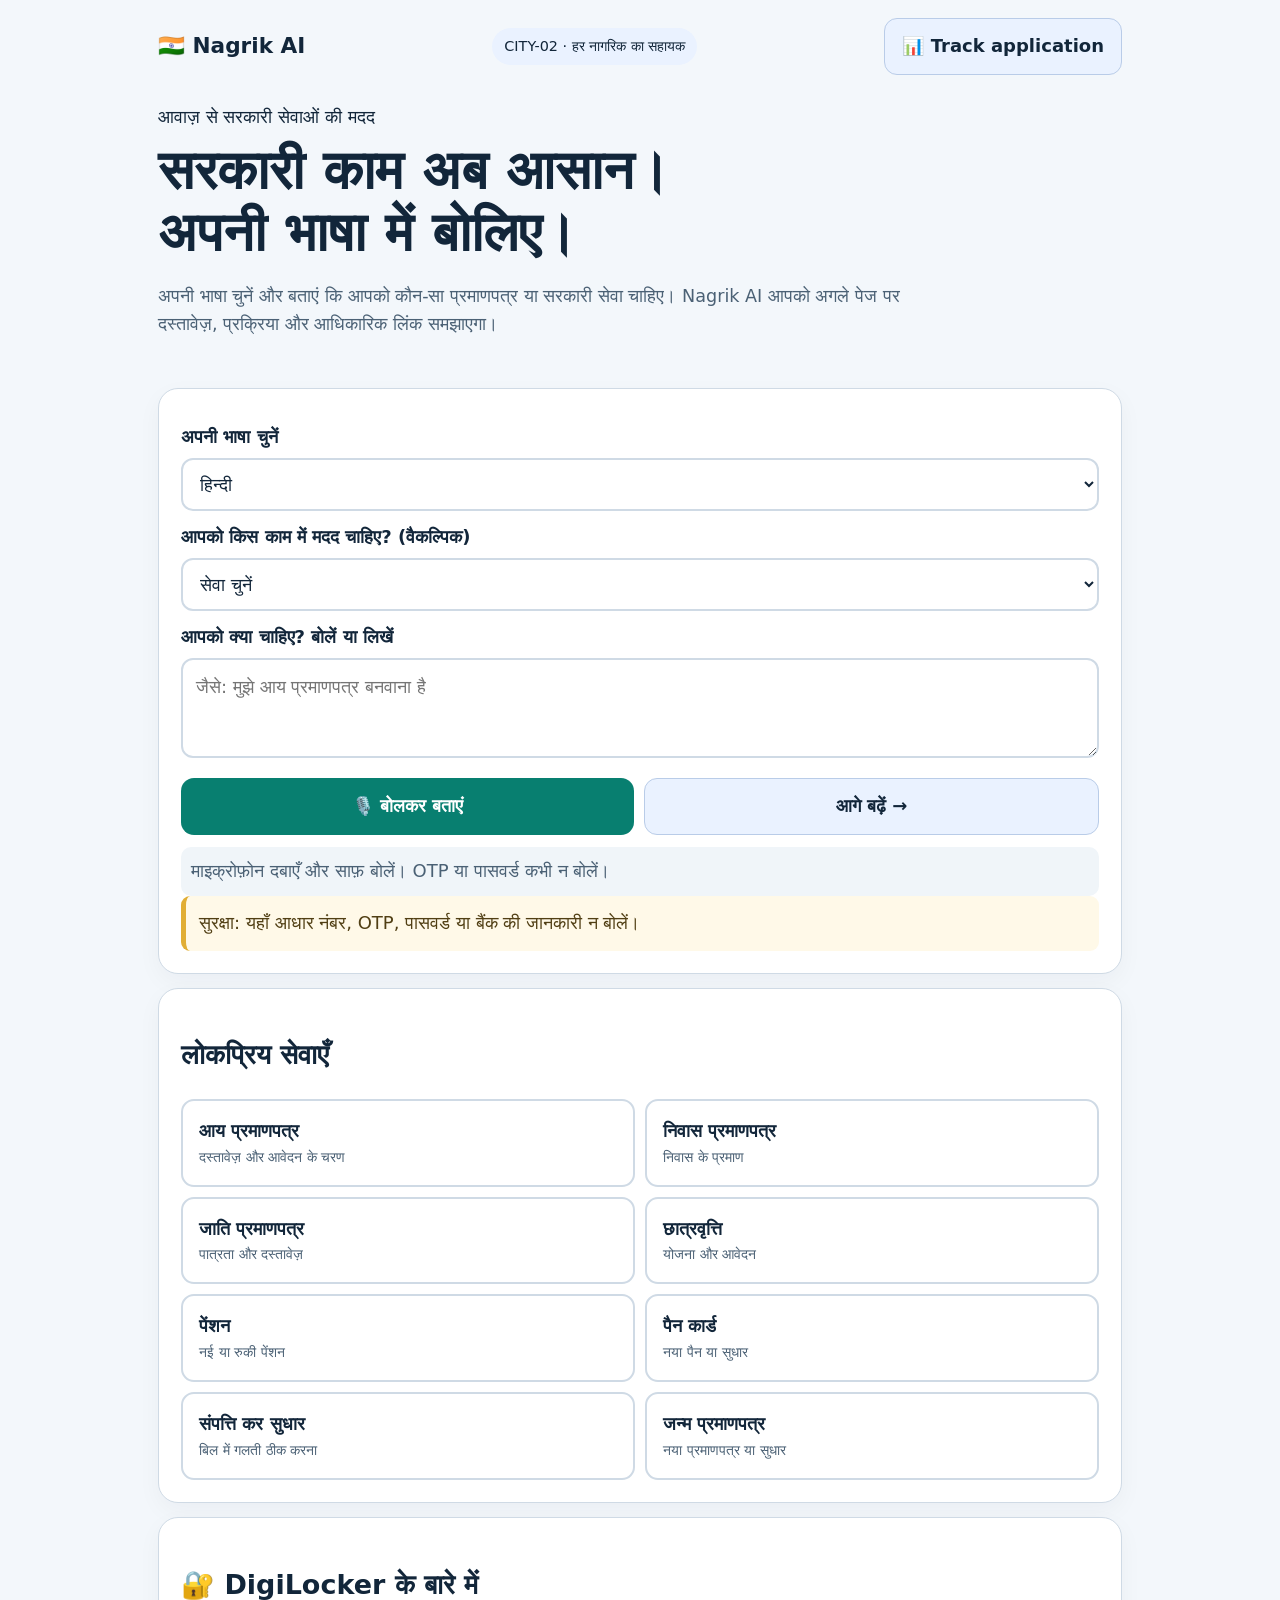
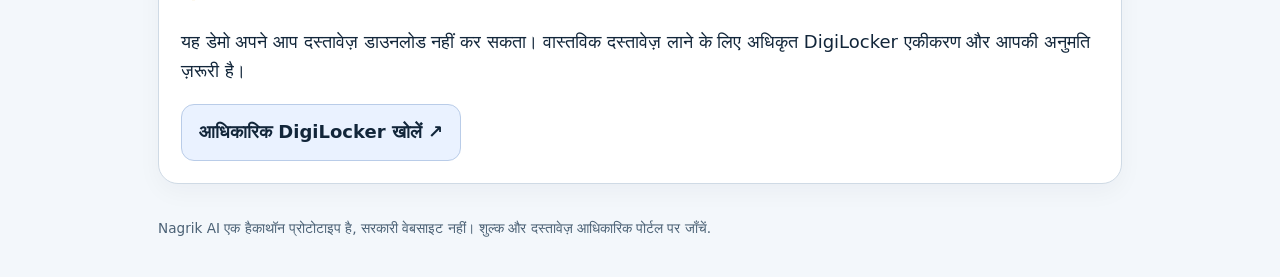
<file: templates/index.html>
<!doctype html>
<html lang="hi">
<head>
<meta charset="utf-8"><meta name="viewport" content="width=device-width, initial-scale=1"><meta name="theme-color" content="#102a43">
<title>Nagrik AI — हर नागरिक का सहायक</title>
<style>
:root{--bg:#f3f7fb;--card:#fff;--ink:#12263a;--muted:#4b6175;--line:#cfdae5;--accent:#087f70;--accent2:#e6f5f2;--blue:#eaf2ff}*{box-sizing:border-box}body{margin:0;background:var(--bg);color:var(--ink);font:18px/1.6 system-ui,"Noto Sans Devanagari","Noto Sans Marathi",sans-serif}.wrap{max-width:1000px;margin:auto;padding:18px}.top{display:flex;justify-content:space-between;align-items:center;gap:12px;flex-wrap:wrap}.brand{font-size:1.35rem;font-weight:900}.tag{font-size:.9rem;border-radius:99px;padding:7px 12px;background:var(--blue)}.hero{padding:28px 0 18px}.hero h1{font-size:clamp(2rem,5vw,3.4rem);line-height:1.15;margin:8px 0}.hero p{color:var(--muted);max-width:760px;font-size:1.1rem}.card{background:var(--card);border:1px solid var(--line);border-radius:20px;padding:22px;margin:14px 0;box-shadow:0 8px 25px #12263a0a}label{display:block;font-weight:800;margin:12px 0 6px}select,textarea{width:100%;font:inherit;border:2px solid var(--line);border-radius:12px;padding:13px;background:#fff;color:var(--ink)}textarea{min-height:100px}button,.btn{font:inherit;font-weight:800;border:0;border-radius:13px;padding:13px 17px;cursor:pointer;text-decoration:none;display:inline-flex;justify-content:center;align-items:center;gap:8px}.primary{background:var(--accent);color:white}.secondary{background:#eaf2ff;color:#12263a;border:1px solid #b9cce8}.danger{background:#fff0ed;color:#7d261b;border:1px solid #edc0b8}.actions{display:flex;gap:10px;flex-wrap:wrap;margin-top:12px}.actions button{flex:1}.status{margin-top:12px;padding:10px;border-radius:10px;background:#f0f5f9;color:var(--muted);min-height:46px}.grid{display:grid;grid-template-columns:repeat(2,minmax(0,1fr));gap:10px}.service{display:block;width:100%;text-align:left;background:#fff;border:2px solid var(--line);color:var(--ink);padding:16px}.service span{display:block;color:var(--muted);font-size:.9rem;font-weight:500}.note{background:#fff9e8;border-left:5px solid #e1ae35;padding:13px;border-radius:9px;color:#513f14}.small{font-size:.92rem;color:var(--muted)}.footer{padding:20px 0;color:var(--muted);font-size:.85rem}@media(max-width:600px){body{font-size:17px}.wrap{padding:12px}.card{padding:16px}.grid{grid-template-columns:1fr}.actions button{width:100%}}
</style></head><body><div class="wrap">
<header class="top"><div class="brand">🇮🇳 Nagrik AI</div><div class="tag">CITY-02 · हर नागरिक का सहायक</div><a class="btn secondary" href="/track">📊 Track application</a></header>
<section class="hero"><div id="eyebrow">आवाज़ से सरकारी सेवाओं की मदद</div><h1 id="heroTitle">सरकारी काम अब आसान।<br>अपनी भाषा में बोलिए।</h1><p id="heroText">अपनी भाषा चुनें और बताएं कि आपको कौन-सा प्रमाणपत्र या सरकारी सेवा चाहिए। Nagrik AI आपको अगले पेज पर दस्तावेज़, प्रक्रिया और आधिकारिक लिंक समझाएगा।</p></section>
<section class="card"><label id="languageLabel" for="language">अपनी भाषा चुनें</label><select id="language"><option value="Hindi">हिन्दी</option><option value="Marathi">मराठी</option><option value="English">English</option></select>
<label id="serviceLabel" for="service">आपको किस काम में मदद चाहिए? (वैकल्पिक)</label><select id="service"><option value="">सेवा चुनें</option><option value="income">आय प्रमाणपत्र</option><option value="domicile">निवास प्रमाणपत्र</option><option value="caste">जाति प्रमाणपत्र</option><option value="scholarship">छात्रवृत्ति</option><option value="pension">पेंशन</option><option value="pan">पैन कार्ड</option><option value="property-tax">संपत्ति कर सुधार</option><option value="birth">जन्म प्रमाणपत्र</option></select>
<label id="questionLabel" for="question">आपको क्या चाहिए? बोलें या लिखें</label><textarea id="question" placeholder="जैसे: मुझे आय प्रमाणपत्र बनवाना है"></textarea>
<div class="actions"><button class="primary" id="micBtn">🎙️ बोलकर बताएं</button><button class="secondary" id="sendBtn">आगे बढ़ें →</button></div><div class="status" id="status" aria-live="polite">माइक्रोफ़ोन दबाएँ और साफ़ बोलें। OTP या पासवर्ड कभी न बोलें।</div>
<div class="note" id="safetyNote">सुरक्षा: यहाँ आधार नंबर, OTP, पासवर्ड या बैंक की जानकारी न बोलें।</div></section>
<section class="card"><h2 id="popularTitle">लोकप्रिय सेवाएँ</h2><div class="grid" id="serviceGrid"></div></section>
<section class="card"><h2 id="digTitle">🔐 DigiLocker के बारे में</h2><p id="digText">यह डेमो अपने आप दस्तावेज़ डाउनलोड नहीं कर सकता। वास्तविक दस्तावेज़ लाने के लिए अधिकृत DigiLocker एकीकरण और आपकी अनुमति ज़रूरी है।</p><a class="btn secondary" href="https://www.digilocker.gov.in/" target="_blank" rel="noopener" id="digLink">आधिकारिक DigiLocker खोलें ↗</a></section>
<div class="footer" id="footer">Nagrik AI एक हैकाथॉन प्रोटोटाइप है, सरकारी वेबसाइट नहीं। शुल्क और दस्तावेज़ आधिकारिक पोर्टल पर जाँचें।</div></div>
<script>
const $=id=>document.getElementById(id);let recognition=null,listening=false;const locales={Hindi:'hi-IN',Marathi:'mr-IN',English:'en-IN'};
const translations={Hindi:{eyebrow:'आवाज़ से सरकारी सेवाओं की मदद',heroTitle:'सरकारी काम अब आसान।<br>अपनी भाषा में बोलिए।',heroText:'अपनी भाषा चुनें और बताएं कि आपको कौन-सा प्रमाणपत्र या सरकारी सेवा चाहिए। Nagrik AI आपको अगले पेज पर दस्तावेज़, प्रक्रिया और आधिकारिक लिंक समझाएगा।',languageLabel:'अपनी भाषा चुनें',serviceLabel:'आपको किस काम में मदद चाहिए? (वैकल्पिक)',choose:'सेवा चुनें',questionLabel:'आपको क्या चाहिए? बोलें या लिखें',placeholder:'जैसे: मुझे आय प्रमाणपत्र बनवाना है',mic:'🎙️ बोलकर बताएं',send:'आगे बढ़ें →',ready:'माइक्रोफ़ोन दबाएँ और साफ़ बोलें। OTP या पासवर्ड कभी न बोलें।',listening:'सुन रहा हूँ… अब अपनी ज़रूरत बताइए।',noMic:'इस ब्राउज़र में आवाज़ पहचान उपलब्ध नहीं है। अपडेटेड Chrome या Edge इस्तेमाल करें।',empty:'कृपया बोलकर या लिखकर बताएं कि आपको क्या चाहिए।',working:'आपकी सेवा खोज रहे हैं…',error:'अभी सेवा नहीं पहचान पाए। कृपया प्रमाणपत्र या सेवा का नाम बोलें।',permission:'माइक्रोफ़ोन की अनुमति नहीं मिली। URL के पास साइट सेटिंग खोलकर Microphone को Allow करें।',network:'आवाज़ पहचानने के लिए इंटरनेट कनेक्शन चाहिए।',safetyNote:'सुरक्षा: यहाँ आधार नंबर, OTP, पासवर्ड या बैंक की जानकारी न बोलें।',popularTitle:'लोकप्रिय सेवाएँ',digTitle:'🔐 DigiLocker के बारे में',digText:'यह डेमो अपने आप दस्तावेज़ डाउनलोड नहीं कर सकता। वास्तविक दस्तावेज़ लाने के लिए अधिकृत DigiLocker एकीकरण और आपकी अनुमति ज़रूरी है।',digLink:'आधिकारिक DigiLocker खोलें ↗',footer:'Nagrik AI एक हैकाथॉन प्रोटोटाइप है, सरकारी वेबसाइट नहीं। शुल्क और दस्तावेज़ आधिकारिक पोर्टल पर जाँचें.',services:[['income','आय प्रमाणपत्र','दस्तावेज़ और आवेदन के चरण'],['domicile','निवास प्रमाणपत्र','निवास के प्रमाण'],['caste','जाति प्रमाणपत्र','पात्रता और दस्तावेज़'],['scholarship','छात्रवृत्ति','योजना और आवेदन'],['pension','पेंशन','नई या रुकी पेंशन'],['pan','पैन कार्ड','नया पैन या सुधार'],['property-tax','संपत्ति कर सुधार','बिल में गलती ठीक करना'],['birth','जन्म प्रमाणपत्र','नया प्रमाणपत्र या सुधार']]},Marathi:{eyebrow:'आवाजेद्वारे सरकारी सेवांसाठी मदत',heroTitle:'सरकारी काम आता सोपे.<br>आपल्या भाषेत बोला.',heroText:'आपली भाषा निवडा आणि कोणते प्रमाणपत्र किंवा सरकारी सेवा हवी आहे ते सांगा. Nagrik AI पुढील पानावर कागदपत्रे, प्रक्रिया आणि अधिकृत दुवे समजावेल.',languageLabel:'आपली भाषा निवडा',serviceLabel:'कोणत्या कामासाठी मदत हवी? (पर्यायी)',choose:'सेवा निवडा',questionLabel:'काय हवे आहे? बोला किंवा लिहा',placeholder:'उदा. मला उत्पन्न प्रमाणपत्र काढायचे आहे',mic:'🎙️ बोलून सांगा',send:'पुढे जा →',ready:'मायक्रोफोन दाबा आणि स्पष्ट बोला. OTP किंवा पासवर्ड कधीही बोलू नका.',listening:'ऐकत आहे… आता तुमची गरज सांगा.',noMic:'या ब्राउझरमध्ये आवाज ओळख उपलब्ध नाही. अपडेटेड Chrome किंवा Edge वापरा.',empty:'कृपया बोलून किंवा लिहून काय हवे आहे ते सांगा.',working:'तुमची सेवा शोधत आहोत…',error:'सेवा ओळखता आली नाही. प्रमाणपत्र किंवा सेवेचे नाव सांगा.',permission:'मायक्रोफोनची परवानगी मिळाली नाही. URL जवळील साइट सेटिंग्जमध्ये Microphone Allow करा.',network:'आवाज ओळखण्यासाठी इंटरनेट आवश्यक आहे.',safetyNote:'सुरक्षा: येथे आधार क्रमांक, OTP, पासवर्ड किंवा बँकेची माहिती बोलू नका.',popularTitle:'लोकप्रिय सेवा',digTitle:'🔐 DigiLocker बद्दल',digText:'हा डेमो आपोआप कागदपत्रे डाउनलोड करू शकत नाही. प्रत्यक्ष कागदपत्रांसाठी अधिकृत DigiLocker एकत्रीकरण आणि तुमची परवानगी आवश्यक आहे.',digLink:'अधिकृत DigiLocker उघडा ↗',footer:'Nagrik AI हा हॅकाथॉन प्रोटोटाइप आहे, सरकारी वेबसाइट नाही. शुल्क आणि कागदपत्रे अधिकृत पोर्टलवर तपासा.',services:[['income','उत्पन्न प्रमाणपत्र','कागदपत्रे आणि अर्जाच्या पायऱ्या'],['domicile','रहिवासी प्रमाणपत्र','रहिवासाचे पुरावे'],['caste','जात प्रमाणपत्र','पात्रता आणि कागदपत्रे'],['scholarship','शिष्यवृत्ती','योजना आणि अर्ज'],['pension','पेन्शन','नवीन किंवा थांबलेली पेन्शन'],['pan','पॅन कार्ड','नवीन पॅन किंवा दुरुस्ती'],['property-tax','मालमत्ता कर दुरुस्ती','बिलातील चूक दुरुस्त करा'],['birth','जन्म प्रमाणपत्र','नवीन प्रमाणपत्र किंवा दुरुस्ती']]},English:{eyebrow:'Voice-first government-service help',heroTitle:'Government services, made easier.<br>Speak in your language.',heroText:'Choose a language and tell us which certificate or government service you need. Nagrik AI will open a page with documents, steps and official links.',languageLabel:'Choose your language',serviceLabel:'Which service do you need? (optional)',choose:'Choose a service',questionLabel:'What do you need? Speak or type',placeholder:'Example: I need an income certificate',mic:'🎙️ Speak your request',send:'Continue →',ready:'Press the microphone and speak clearly. Never speak OTPs or passwords.',listening:'Listening… tell me what you need.',noMic:'Speech recognition is unavailable in this browser. Try updated Chrome or Edge.',empty:'Please speak or type what you need.',working:'Finding your service…',error:'Could not identify the service. Say the certificate or service name.',permission:'Microphone permission denied. Open site settings near the URL and allow Microphone.',network:'Speech recognition needs an internet connection.',safetyNote:'Safety: Do not speak Aadhaar numbers, OTPs, passwords or bank details here.',popularTitle:'Popular services',digTitle:'🔐 About DigiLocker',digText:'This demo cannot automatically download documents. Real document retrieval requires an authorised DigiLocker integration and your consent.',digLink:'Open official DigiLocker ↗',footer:'Nagrik AI is a hackathon prototype, not a government website. Verify fees and documents on official portals.',services:[['income','Income certificate','Documents and application steps'],['domicile','Domicile certificate','Residence evidence'],['caste','Caste certificate','Eligibility and documents'],['scholarship','Scholarship','Scheme and application'],['pension','Pension','New or paused pension'],['pan','PAN card','New PAN or correction'],['property-tax','Property tax correction','Correct a bill error'],['birth','Birth certificate','New certificate or correction']]}};
function lang(){return $('language').value}function t(){return translations[lang()]};function setStatus(s){$('status').textContent=s}
function speak(text){if(!('speechSynthesis'in window))return;speechSynthesis.cancel();const u=new SpeechSynthesisUtterance(String(text||''));u.lang=locales[lang()];u.rate=0.82;u.pitch=1;const voices=speechSynthesis.getVoices();const prefix=lang()==='Hindi'?'hi':lang()==='Marathi'?'mr':'en';const voice=voices.find(v=>v.lang&&v.lang.toLowerCase().startsWith(prefix));if(voice)u.voice=voice;speechSynthesis.speak(u)}
function applyLanguage(){const x=t();document.documentElement.lang=lang()==='Hindi'?'hi':lang()==='Marathi'?'mr':'en';for(const id of ['eyebrow','heroText','languageLabel','serviceLabel','questionLabel','safetyNote','popularTitle','digTitle','digText','digLink','footer'])$(id).textContent=x[id];$('heroTitle').innerHTML=x.heroTitle;$('question').placeholder=x.placeholder;$('micBtn').textContent=x.mic;$('sendBtn').textContent=x.send;const old=$('service').value;$('service').replaceChildren(new Option(x.choose,''),...x.services.map(s=>new Option(s[1],s[0])));$('service').value=old;const g=$('serviceGrid');g.replaceChildren();x.services.forEach(s=>{const b=document.createElement('button');b.className='service';b.innerHTML=`<strong>${s[1]}</strong><span>${s[2]}</span>`;b.addEventListener('click',()=>goService(s[0]));g.append(b)});setStatus(x.ready)}
function goService(id){const names={Hindi:{income:'आय प्रमाणपत्र',domicile:'निवास प्रमाणपत्र',caste:'जाति प्रमाणपत्र',scholarship:'छात्रवृत्ति',pension:'पेंशन',pan:'पैन कार्ड','property-tax':'संपत्ति कर सुधार',birth:'जन्म प्रमाणपत्र'},Marathi:{income:'उत्पन्न प्रमाणपत्र',domicile:'रहिवासी प्रमाणपत्र',caste:'जात प्रमाणपत्र',scholarship:'शिष्यवृत्ती',pension:'पेन्शन',pan:'पॅन कार्ड','property-tax':'मालमत्ता कर दुरुस्ती',birth:'जन्म प्रमाणपत्र'},English:{income:'Income Certificate',domicile:'Domicile Certificate',caste:'Caste Certificate',scholarship:'Scholarship',pension:'Pension',pan:'PAN Card','property-tax':'Property Tax Correction',birth:'Birth Certificate'}};const title=(names[lang()]||names.Hindi)[id]||id;setStatus((lang()==='Hindi'?'आपके लिए ':lang()==='Marathi'?'तुमच्यासाठी ':'Opening ')+title+(lang()==='Hindi'?' की जानकारी खोल रहे हैं।':lang()==='Marathi'?' ची माहिती उघडत आहोत.':' information.'));speak((lang()==='Hindi'?'अब ':lang()==='Marathi'?'आता ':'Now opening ')+title+(lang()==='Hindi'?' की जानकारी।':lang()==='Marathi'?' ची माहिती.':'.'));setTimeout(()=>location.href='/service/'+encodeURIComponent(id)+'?lang='+encodeURIComponent(lang()),900)}
async function submitRequest(text){const msg=(text||$('question').value).trim();if(!msg){setStatus(t().empty);return}if(listening&&recognition){try{recognition.stop()}catch(e){}}setStatus(t().working);speak(t().working);try{const r=await fetch('/api/assistant',{method:'POST',headers:{'Content-Type':'application/json'},body:JSON.stringify({message:msg,language:lang(),service:$('service').value})});const d=await r.json();if(!r.ok)throw Error(d.error||'Request failed');if(d.detected_service){goService(d.detected_service);return}const answer=d.answer||t().error;setStatus(answer);speak(answer)}catch(e){setStatus(t().error);speak(t().error)}}
$('sendBtn').addEventListener('click',()=>submitRequest());$('question').addEventListener('keydown',e=>{if(e.key==='Enter'&&(e.ctrlKey||e.metaKey))submitRequest()});$('language').addEventListener('change',()=>{applyLanguage();speak(lang()==='Hindi'?'भाषा हिन्दी चुनी गई है। माइक्रोफ़ोन दबाएँ और बताइए कि आपको कौन-सा सरकारी काम करवाना है।':lang()==='Marathi'?'मराठी भाषा निवडली आहे. मायक्रोफोन दाबा आणि कोणते सरकारी काम करायचे आहे ते सांगा.':'English selected. Press the microphone and say which government service you need.')});
$('micBtn').addEventListener('click',()=>{const SR=window.SpeechRecognition||window.webkitSpeechRecognition;if(!SR){setStatus(t().noMic);return}try{recognition=new SR();recognition.lang=locales[lang()];recognition.interimResults=true;recognition.continuous=false;recognition.onstart=()=>{listening=true;setStatus(t().listening);$('micBtn').textContent='🎙️ …'};recognition.onresult=e=>{let text='';for(let i=e.resultIndex;i<e.results.length;i++)if(e.results[i].isFinal)text+=e.results[i][0].transcript;else setStatus(e.results[i][0].transcript);if(text.trim()){$('question').value=text.trim();setStatus((lang()==='Hindi'?'आपने कहा: ':lang()==='Marathi'?'तुम्ही सांगितले: ':'You said: ')+text.trim());submitRequest(text.trim())}};recognition.onerror=e=>{listening=false;const msg=e.error==='not-allowed'?t().permission:e.error==='network'?t().network:e.error==='no-speech'?t().error:t().noMic;setStatus(msg);speak(msg)};recognition.onend=()=>{listening=false;$('micBtn').textContent=t().mic};recognition.start()}catch(e){setStatus(t().noMic)}});
applyLanguage();
</script></body></html>
</file>
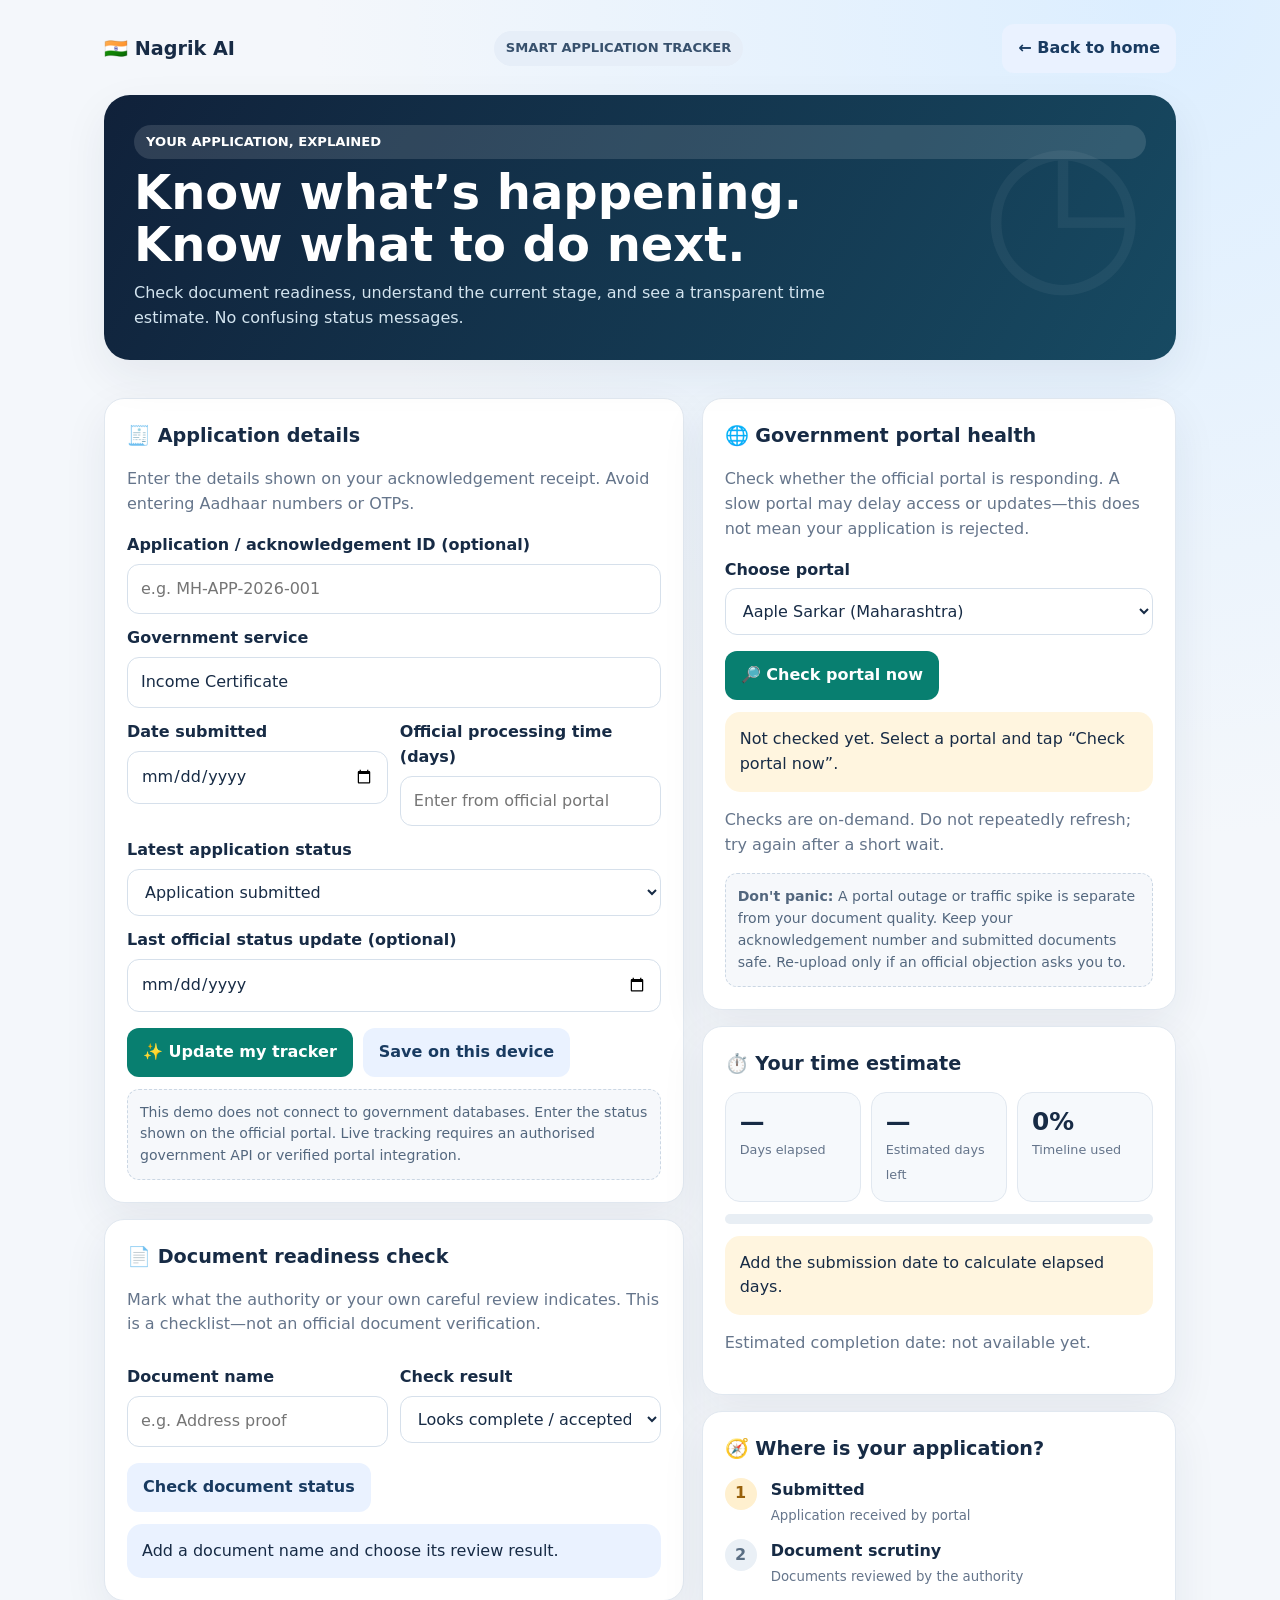
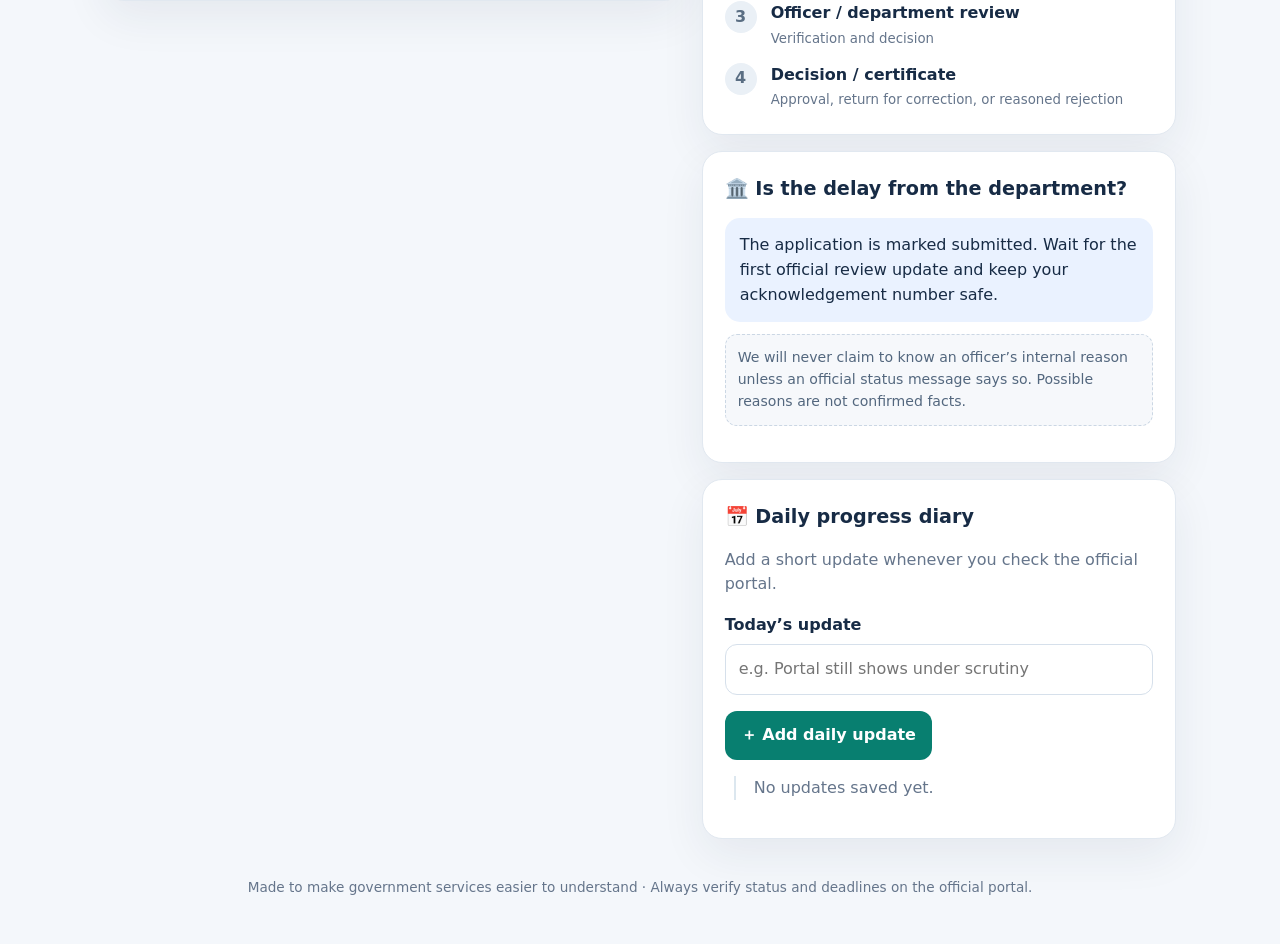
<file: templates/tracker.html>
<!doctype html>
<html lang="en"><head><meta charset="utf-8"><meta name="viewport" content="width=device-width,initial-scale=1"><meta name="theme-color" content="#10213a"><title>Smart Application Tracker — Nagrik AI</title>
<style>
:root{--navy:#10213a;--ink:#172b45;--muted:#65758b;--line:#e1e8f0;--paper:#f4f7fb;--white:#fff;--teal:#087f70;--teal2:#e4f7f2;--blue:#eaf2ff;--amber:#fff5df;--red:#fff0ee;--shadow:0 16px 45px #18304a12}*{box-sizing:border-box}body{margin:0;background:radial-gradient(circle at 90% 0,#dceeff 0,transparent 30%),var(--paper);color:var(--ink);font:16px/1.55 system-ui,-apple-system,Segoe UI,sans-serif}.wrap{max-width:1120px;margin:auto;padding:24px}.top{display:flex;align-items:center;justify-content:space-between;gap:14px;flex-wrap:wrap}.brand{font-weight:900;font-size:1.2rem}.pill{background:#e6eef8;color:#38516d;border-radius:99px;padding:7px 12px;font-size:.82rem;font-weight:750}.hero{background:linear-gradient(120deg,#10213a,#174a62);color:white;border-radius:26px;padding:30px;margin:22px 0;box-shadow:var(--shadow);position:relative;overflow:hidden}.hero:after{content:'◷';position:absolute;right:30px;top:-35px;font-size:190px;color:#ffffff0d}.hero h1{font-size:clamp(2rem,5vw,3rem);line-height:1.08;margin:8px 0}.hero p{color:#d3e4ef;max-width:700px;margin:10px 0 0}.grid{display:grid;grid-template-columns:1.1fr .9fr;gap:18px}.card{background:var(--white);border:1px solid var(--line);border-radius:20px;padding:22px;margin:16px 0;box-shadow:var(--shadow)}h2{margin:0 0 14px;font-size:1.2rem}.muted{color:var(--muted)}label{display:block;font-weight:750;margin:12px 0 6px}input,select{width:100%;border:1.5px solid #d6e0eb;border-radius:12px;padding:12px 13px;font:inherit;background:#fff;color:var(--ink)}input:focus,select:focus{outline:3px solid #087f7020;border-color:var(--teal)}.row{display:grid;grid-template-columns:1fr 1fr;gap:12px}.btn{border:0;border-radius:12px;padding:12px 16px;font:inherit;font-weight:800;cursor:pointer;text-decoration:none;display:inline-flex;align-items:center;justify-content:center;gap:8px}.primary{background:var(--teal);color:white}.secondary{background:var(--blue);color:#193b61}.actions{display:flex;gap:10px;flex-wrap:wrap;margin-top:16px}.metricgrid{display:grid;grid-template-columns:repeat(3,1fr);gap:10px}.metric{background:#f6f9fc;border:1px solid var(--line);border-radius:15px;padding:14px}.metric strong{display:block;font-size:1.55rem;line-height:1.2}.metric span{font-size:.8rem;color:var(--muted)}.statusbox{border-radius:15px;padding:15px;margin-top:12px;background:var(--blue)}.statusbox.good{background:var(--teal2)}.statusbox.warn{background:var(--amber)}.statusbox.bad{background:var(--red)}.bar{height:10px;background:#e8eef4;border-radius:99px;overflow:hidden;margin:12px 0}.bar>i{display:block;height:100%;width:0;background:linear-gradient(90deg,#08a58e,#62cdb7);border-radius:99px;transition:width .3s}.steps{display:grid;gap:12px}.step{display:grid;grid-template-columns:34px 1fr;gap:12px;align-items:start}.dot{width:32px;height:32px;border-radius:50%;display:grid;place-items:center;background:#eaf0f6;color:#5a6e83;font-weight:900}.step.done .dot{background:#dff5ee;color:#087f70}.step.active .dot{background:#fff0cf;color:#98610b}.step strong{display:block}.step small{color:var(--muted)}.notice{font-size:.88rem;color:#53677e;background:#f6f8fb;border:1px dashed #cbd7e4;border-radius:12px;padding:12px;margin-top:12px}.hidden{display:none!important}.log{border-left:2px solid #dce7ef;margin:10px 0 0 9px;padding-left:18px}.logitem{position:relative;padding:0 0 14px}.logitem:before{content:'';position:absolute;left:-24px;top:7px;width:10px;height:10px;border-radius:50%;background:#0a947f}.logitem small{color:var(--muted)}footer{text-align:center;color:var(--muted);font-size:.85rem;padding:22px}@media(max-width:760px){.grid{grid-template-columns:1fr}.row{grid-template-columns:1fr}.metricgrid{grid-template-columns:1fr 1fr}.wrap{padding:14px}.hero{padding:23px}.card{padding:17px}}
</style></head><body><main class="wrap"><header class="top"><div class="brand">🇮🇳 Nagrik AI</div><div class="pill">SMART APPLICATION TRACKER</div><a class="btn secondary" href="/">← Back to home</a></header>
<section class="hero"><div class="pill" style="background:#ffffff20;color:#fff">YOUR APPLICATION, EXPLAINED</div><h1>Know what’s happening.<br>Know what to do next.</h1><p>Check document readiness, understand the current stage, and see a transparent time estimate. No confusing status messages.</p></section>
<div class="grid"><section>
<div class="card"><h2>🧾 Application details</h2><p class="muted">Enter the details shown on your acknowledgement receipt. Avoid entering Aadhaar numbers or OTPs.</p>
<label for="appId">Application / acknowledgement ID (optional)</label><input id="appId" placeholder="e.g. MH-APP-2026-001" maxlength="60">
<label for="service">Government service</label><input id="service" placeholder="e.g. Income Certificate" value="Income Certificate" maxlength="100">
<div class="row"><div><label for="submitted">Date submitted</label><input id="submitted" type="date"></div><div><label for="sla">Official processing time (days)</label><input id="sla" type="number" min="1" max="365" placeholder="Enter from official portal"></div></div>
<label for="stage">Latest application status</label><select id="stage"><option value="submitted">Application submitted</option><option value="scrutiny">Under document scrutiny</option><option value="field">Field / officer verification</option><option value="department">Pending with department</option><option value="approved">Approved</option><option value="rejected">Returned / rejected for correction</option></select>
<label for="lastUpdate">Last official status update (optional)</label><input id="lastUpdate" type="date">
<div class="actions"><button class="btn primary" id="updateBtn">✨ Update my tracker</button><button class="btn secondary" id="saveBtn">Save on this device</button></div>
<div class="notice">This demo does not connect to government databases. Enter the status shown on the official portal. Live tracking requires an authorised government API or verified portal integration.</div></div>
<div class="card"><h2>📄 Document readiness check</h2><p class="muted">Mark what the authority or your own careful review indicates. This is a checklist—not an official document verification.</p>
<div class="row"><div><label for="docName">Document name</label><input id="docName" placeholder="e.g. Address proof"></div><div><label for="docStatus">Check result</label><select id="docStatus"><option value="ok">Looks complete / accepted</option><option value="mismatch">Name or details mismatch</option><option value="blur">Blurry / unreadable</option><option value="missing">Missing / incomplete</option><option value="expired">Expired / not valid</option><option value="pending">Not checked yet</option></select></div></div>
<div class="actions"><button class="btn secondary" id="docBtn">Check document status</button></div><div id="docResult" class="statusbox" aria-live="polite">Add a document name and choose its review result.</div>
</div></section>
<aside>
<div class="card" id="portalHealthCard"><h2>🌐 Government portal health</h2><p class="muted">Check whether the official portal is responding. A slow portal may delay access or updates—this does not mean your application is rejected.</p><label for="portalChoice">Choose portal</label><select id="portalChoice"><option value="aaple-sarkar">Aaple Sarkar (Maharashtra)</option><option value="digilocker">DigiLocker</option><option value="scholarship">National Scholarship Portal</option><option value="umang">UMANG</option></select><div class="actions"><button class="btn primary" id="checkPortal">🔎 Check portal now</button></div><div id="portalHealthResult" class="statusbox warn" aria-live="polite">Not checked yet. Select a portal and tap “Check portal now”.</div><p class="muted" id="portalCheckTime">Checks are on-demand. Do not repeatedly refresh; try again after a short wait.</p><div class="notice"><strong>Don't panic:</strong> A portal outage or traffic spike is separate from your document quality. Keep your acknowledgement number and submitted documents safe. Re-upload only if an official objection asks you to.</div></div>
<div class="card"><h2>⏱️ Your time estimate</h2><div class="metricgrid"><div class="metric"><strong id="elapsed">—</strong><span>Days elapsed</span></div><div class="metric"><strong id="remaining">—</strong><span>Estimated days left</span></div><div class="metric"><strong id="percent">0%</strong><span>Timeline used</span></div></div><div class="bar"><i id="bar"></i></div><div id="estimate" class="statusbox warn">Enter submission date and the official service timeline to calculate an estimate.</div><p class="muted" id="dateEstimate">Estimated completion date: not available yet.</p></div>
<div class="card"><h2>🧭 Where is your application?</h2><div class="steps" id="steps"><div class="step active"><div class="dot">1</div><div><strong>Submitted</strong><small>Application received by portal</small></div></div><div class="step"><div class="dot">2</div><div><strong>Document scrutiny</strong><small>Documents reviewed by the authority</small></div></div><div class="step"><div class="dot">3</div><div><strong>Officer / department review</strong><small>Verification and decision</small></div></div><div class="step"><div class="dot">4</div><div><strong>Decision / certificate</strong><small>Approval, return for correction, or reasoned rejection</small></div></div></div></div>
<div class="card"><h2>🏛️ Is the delay from the department?</h2><div id="delay" class="statusbox">Choose the latest status to see what it may mean.</div><p class="notice">We will never claim to know an officer’s internal reason unless an official status message says so. Possible reasons are not confirmed facts.</p></div>
<div class="card"><h2>📅 Daily progress diary</h2><p class="muted">Add a short update whenever you check the official portal.</p><label for="dailyNote">Today’s update</label><input id="dailyNote" placeholder="e.g. Portal still shows under scrutiny" maxlength="180"><div class="actions"><button class="btn primary" id="addLog">＋ Add daily update</button></div><div id="log" class="log"><p class="muted">No updates saved yet.</p></div></div>
</aside></div><footer>Made to make government services easier to understand · Always verify status and deadlines on the official portal.</footer></main>
<script>
const $=id=>document.getElementById(id);const stageLabels={submitted:'Application submitted',scrutiny:'Under document scrutiny',field:'Field / officer verification',department:'Pending with department',approved:'Approved',rejected:'Returned / rejected for correction'};const stageIndex={submitted:0,scrutiny:1,field:2,department:2,approved:3,rejected:1};
function update(){const raw=$('submitted').value,days=Number($('sla').value),stage=$('stage').value,now=new Date();if(!raw){$('elapsed').textContent='—';$('remaining').textContent='—';$('percent').textContent='0%';$('bar').style.width='0%';$('estimate').textContent='Add the submission date to calculate elapsed days.';$('dateEstimate').textContent='Estimated completion date: not available yet.'}else{const start=new Date(raw+'T00:00:00');const elapsed=Math.max(0,Math.floor((new Date(now.getFullYear(),now.getMonth(),now.getDate())-start)/86400000));$('elapsed').textContent=elapsed+'d';if(days>0){const left=Math.max(0,days-elapsed),pct=Math.min(100,Math.round(elapsed/days*100));$('remaining').textContent=left+'d';$('percent').textContent=pct+'%';$('bar').style.width=pct+'%';const due=new Date(start);due.setDate(due.getDate()+days);$('dateEstimate').textContent='Indicative completion by: '+due.toLocaleDateString(undefined,{day:'numeric',month:'short',year:'numeric'});$('estimate').className='statusbox '+(elapsed>days?'bad':'good');$('estimate').textContent=elapsed>days?`The official service timeline entered (${days} days) has passed by ${elapsed-days} day(s). Check the portal for a delay reason and consider contacting the listed authority.`:`Based on the ${days}-day official timeline you entered, around ${left} day(s) remain. This is an estimate, not a promise.`}else{$('remaining').textContent='—';$('percent').textContent='—';$('bar').style.width='0%';$('estimate').className='statusbox warn';$('estimate').textContent='Official processing time not entered. We will not invent an ETA—check the service page or acknowledgement receipt.';$('dateEstimate').textContent='Estimated completion date: unavailable without an official timeline.'}}
const active=stageIndex[stage];document.querySelectorAll('.step').forEach((el,i)=>{el.classList.toggle('done',i<active);el.classList.toggle('active',i===active)});const delay=$('delay');if(stage==='approved'){delay.className='statusbox good';delay.textContent='The portal status says approved. Follow the official instructions to download or collect the certificate.'}else if(stage==='rejected'){delay.className='statusbox bad';delay.textContent='The application was returned or rejected. Read the exact official remark. If a document is flagged, correct and re-upload only that document through the official portal.'}else if(stage==='department'||stage==='field'){delay.className='statusbox warn';delay.textContent='Your entered status indicates the file is with an officer / department. This may be routine verification or a pending workload. The actual reason is unknown unless the portal gives a remark. Check for a query, field visit, or missing-document notice.'}else if(stage==='scrutiny'){delay.className='statusbox';delay.textContent='The file is at document scrutiny. Possible checks include name consistency, readable scans, valid dates, and matching details. These are general possibilities—not confirmation that your file has a mismatch.'}else{delay.className='statusbox';delay.textContent='The application is marked submitted. Wait for the first official review update and keep your acknowledgement number safe.'}}

const portalMessages={online:['good','Portal is responding'],slow:['warn','Portal is responding slowly'],busy:['warn','Portal may be busy / rate-limiting requests'],outage:['bad','Portal returned a server error'],timeout:['warn','Portal check timed out'],unknown:['warn','Portal status could not be confirmed']};
$('checkPortal').onclick=async()=>{const btn=$('checkPortal'),box=$('portalHealthResult'),timeBox=$('portalCheckTime');btn.disabled=true;btn.textContent='Checking…';box.className='statusbox warn';box.textContent='Checking the official portal. Please wait…';try{const res=await fetch('/api/portal-health?portal='+encodeURIComponent($('portalChoice').value));const d=await res.json();const cfg=portalMessages[d.status]||portalMessages.unknown;box.className='statusbox '+cfg[0];box.textContent=(d.portal?d.portal+': ':'')+(d.message||'Status unavailable')+(d.response_ms!=null?' Response time: '+(d.response_ms/1000).toFixed(1)+' seconds.':'');timeBox.textContent=(d.checked_at?'Last checked: '+d.checked_at+'. ':'')+(d.http_status?'HTTP '+d.http_status+'. ':'')+(d.official_url?'Official site: '+d.official_url:'');}catch(e){box.className='statusbox warn';box.textContent='We could not reach the Nagrik AI checker. This does not tell us whether the government portal is down. Please try the official portal directly.';timeBox.textContent='Check failed.';}finally{btn.disabled=false;btn.textContent='🔎 Check portal now';}};

$('updateBtn').onclick=update;$('stage').onchange=update;$('submitted').onchange=update;$('sla').oninput=update;
$('docBtn').onclick=()=>{const name=$('docName').value.trim()||'Selected document',s=$('docStatus').value,box=$('docResult');const messages={ok:`${name}: Marked as looks complete. This is not an official acceptance; only the issuing authority can confirm it.`,mismatch:`${name}: Possible details mismatch. Compare spelling, date of birth, address and applicant name with the application. If the portal has raised this objection, re-upload a corrected copy of ${name} only.`,blur:`${name}: The scan may be unreadable. Take a clear, full-page photo or scan with all corners visible, then re-upload ${name} if the portal requests it.`,missing:`${name}: This document appears missing or incomplete. Check the official checklist and upload the missing page/document through the official portal.`,expired:`${name}: The document may be expired or outside the accepted validity period. Check the exact rule and obtain a current document if required.`,pending:`${name}: Not checked yet. Review the official checklist or wait for the authority’s remark.`};box.className='statusbox '+(s==='ok'?'good':s==='pending'?'': 'warn');box.textContent=messages[s]};
function getLogs(){try{return JSON.parse(localStorage.getItem('nagrik_tracker_logs')||'[]')}catch(e){return []}}function renderLogs(){const logs=getLogs();$('log').innerHTML=logs.length?logs.map(x=>`<div class="logitem"><strong>${escapeHtml(x.note)}</strong><br><small>${escapeHtml(x.date)}</small></div>`).join(''):'<p class="muted">No updates saved yet.</p>'}function escapeHtml(s){return String(s).replace(/[&<>"']/g,c=>({'&':'&amp;','<':'&lt;','>':'&gt;','"':'&quot;',"'":'&#39;'}[c]))}$('addLog').onclick=()=>{const note=$('dailyNote').value.trim();if(!note){$('dailyNote').focus();return}const logs=getLogs();logs.unshift({note,date:new Date().toLocaleString()});localStorage.setItem('nagrik_tracker_logs',JSON.stringify(logs.slice(0,30)));$('dailyNote').value='';renderLogs()};$('saveBtn').onclick=()=>{const data={appId:$('appId').value,service:$('service').value,submitted:$('submitted').value,sla:$('sla').value,stage:$('stage').value,lastUpdate:$('lastUpdate').value};localStorage.setItem('nagrik_tracker_data',JSON.stringify(data));alert('Tracker details saved on this device only.')};try{const d=JSON.parse(localStorage.getItem('nagrik_tracker_data')||'null');if(d)Object.keys(d).forEach(k=>{if($(k))$(k).value=d[k]})}catch(e){}renderLogs();update();
</script></body></html>
</file>
